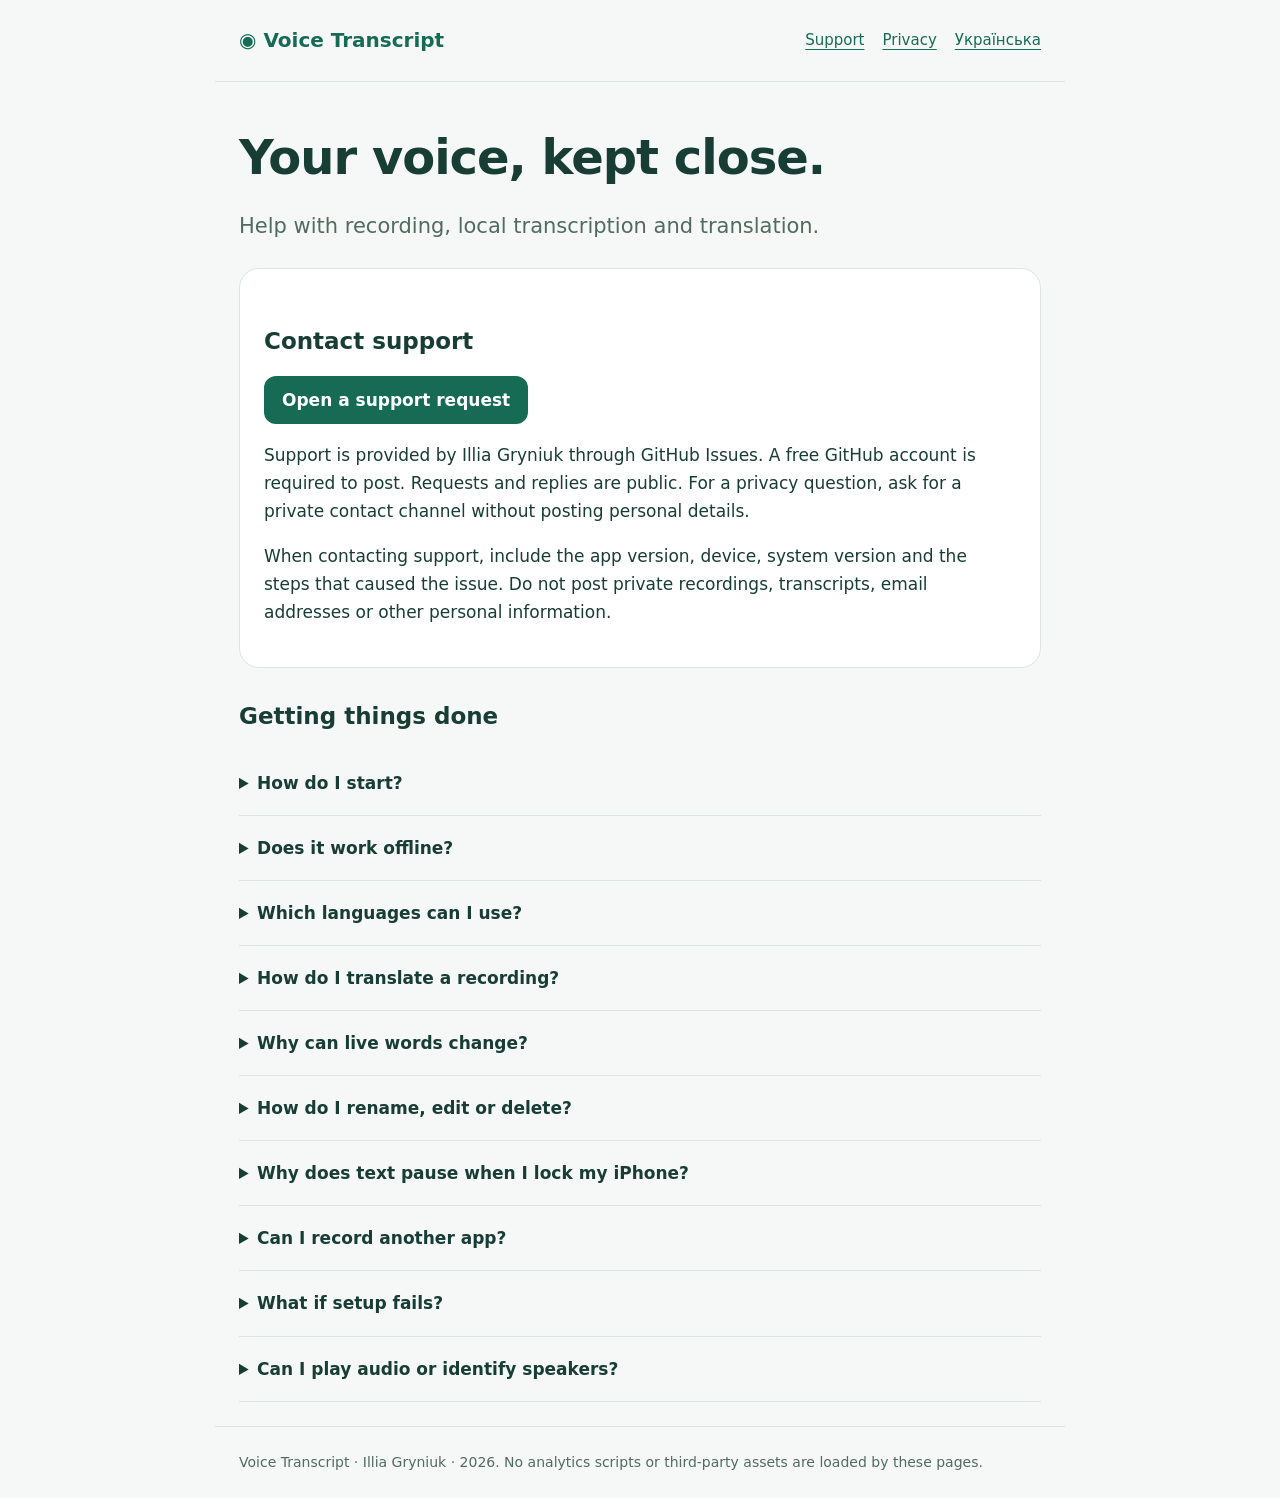
<file: index.html>
<!doctype html>
<html lang="en">
<head>
<meta charset="utf-8">
<meta name="viewport" content="width=device-width,initial-scale=1">
<title>Support · Voice Transcript</title>
<link rel="stylesheet" href="style.css">
</head>
<body>
<header>
<a class="brand" href="index.html">◉ Voice Transcript</a>
<nav aria-label="Main navigation">
<a href="index.html">Support</a>
<a href="privacy.html">Privacy</a>
<a href="index-uk.html" lang="uk">Українська</a>
</nav>
</header>
<main>
<h1>Your voice, kept close.</h1>
<p class="lead">Help with recording, local transcription and translation.</p>
<div class="card">
<h2>Contact support</h2>
<p>
<a class="button" href="https://github.com/illiagryniuk/voice-transcript-support/issues/new/choose">Open a support request</a>
</p>
<p>Support is provided by Illia Gryniuk through GitHub Issues. A free GitHub account is required to post. Requests and replies are public. For a privacy question, ask for a private contact channel without posting personal details.</p>
<p>When contacting support, include the app version, device, system version and the steps that caused the issue. Do not post private recordings, transcripts, email addresses or other personal information.</p>
</div>
<h2>Getting things done</h2>
<details>
<summary>How do I start?</summary>
<p>Tap Record and allow microphone access. Recording works before model setup. To turn audio into text, tap Enable transcription and allow about 650 MB for the model plus extra preparation and recording space.</p>
</details>
<details>
<summary>Does it work offline?</summary>
<p>Yes, after the required resources are installed. Speech recognition uses the local Parakeet model. Translation uses Apple language resources, which may need optional setup. Model and language downloads require internet; your recordings are not sent for processing.</p>
</details>
<details>
<summary>Which languages can I use?</summary>
<p>Speech recognition and the interface support 25 languages, including Ukrainian and English. Open Speech languages in the app for the full list. Translation has a separate language list queried from your operating system; not every speech language has translation support.</p>
</details>
<details>
<summary>How do I translate a recording?</summary>
<p>On iOS 18 or macOS 15 and later, choose From and To. If the app offers Set up translation, install the requested Apple resources. When the pair is Ready offline, enable Live translation before recording or translate a saved transcript.</p>
</details>
<details>
<summary>Why can live words change?</summary>
<p>Live captions and translations are provisional. Short audio windows provide limited context. Stopping the recording runs a final transcription of the complete file. Always review important text.</p>
</details>
<details>
<summary>How do I rename, edit or delete?</summary>
<p>Tap a recording title or its rename control to rename it. Expand the recording to edit, copy or share text. Use Select to choose several recordings or Select All, then confirm deletion. This removes the app copy of audio and its saved text; imported source files remain unchanged.</p>
</details>
<details>
<summary>Why does text pause when I lock my iPhone?</summary>
<p>Live text processing pauses while the app is inactive. Audio can continue recording with permission. Keep the app open for model setup and final transcription. An audio interruption may stop recording and leave the saved audio available for retry.</p>
</details>
<details>
<summary>Can I record another app?</summary>
<p>On iPhone, import a permitted audio/video file or screen recording from Files. iOS may block call or protected-media audio. The separate native Mac app has a Mac audio source; support depends on the released platform and system permission.</p>
</details>
<details>
<summary>What if setup fails?</summary>
<p>Check the connection and available storage, keep the app open, and retry. Recordings can be kept for transcription later.</p>
</details>
<details>
<summary>Can I play audio or identify speakers?</summary>
<p>Audio playback and speaker labels are not included in version 1.0. The app focuses on recording, text transcription, editing and translation.</p>
</details>
</main>
<footer>Voice Transcript · Illia Gryniuk · 2026. No analytics scripts or third-party assets are loaded by these pages.</footer>
</body>
</html>
</file>
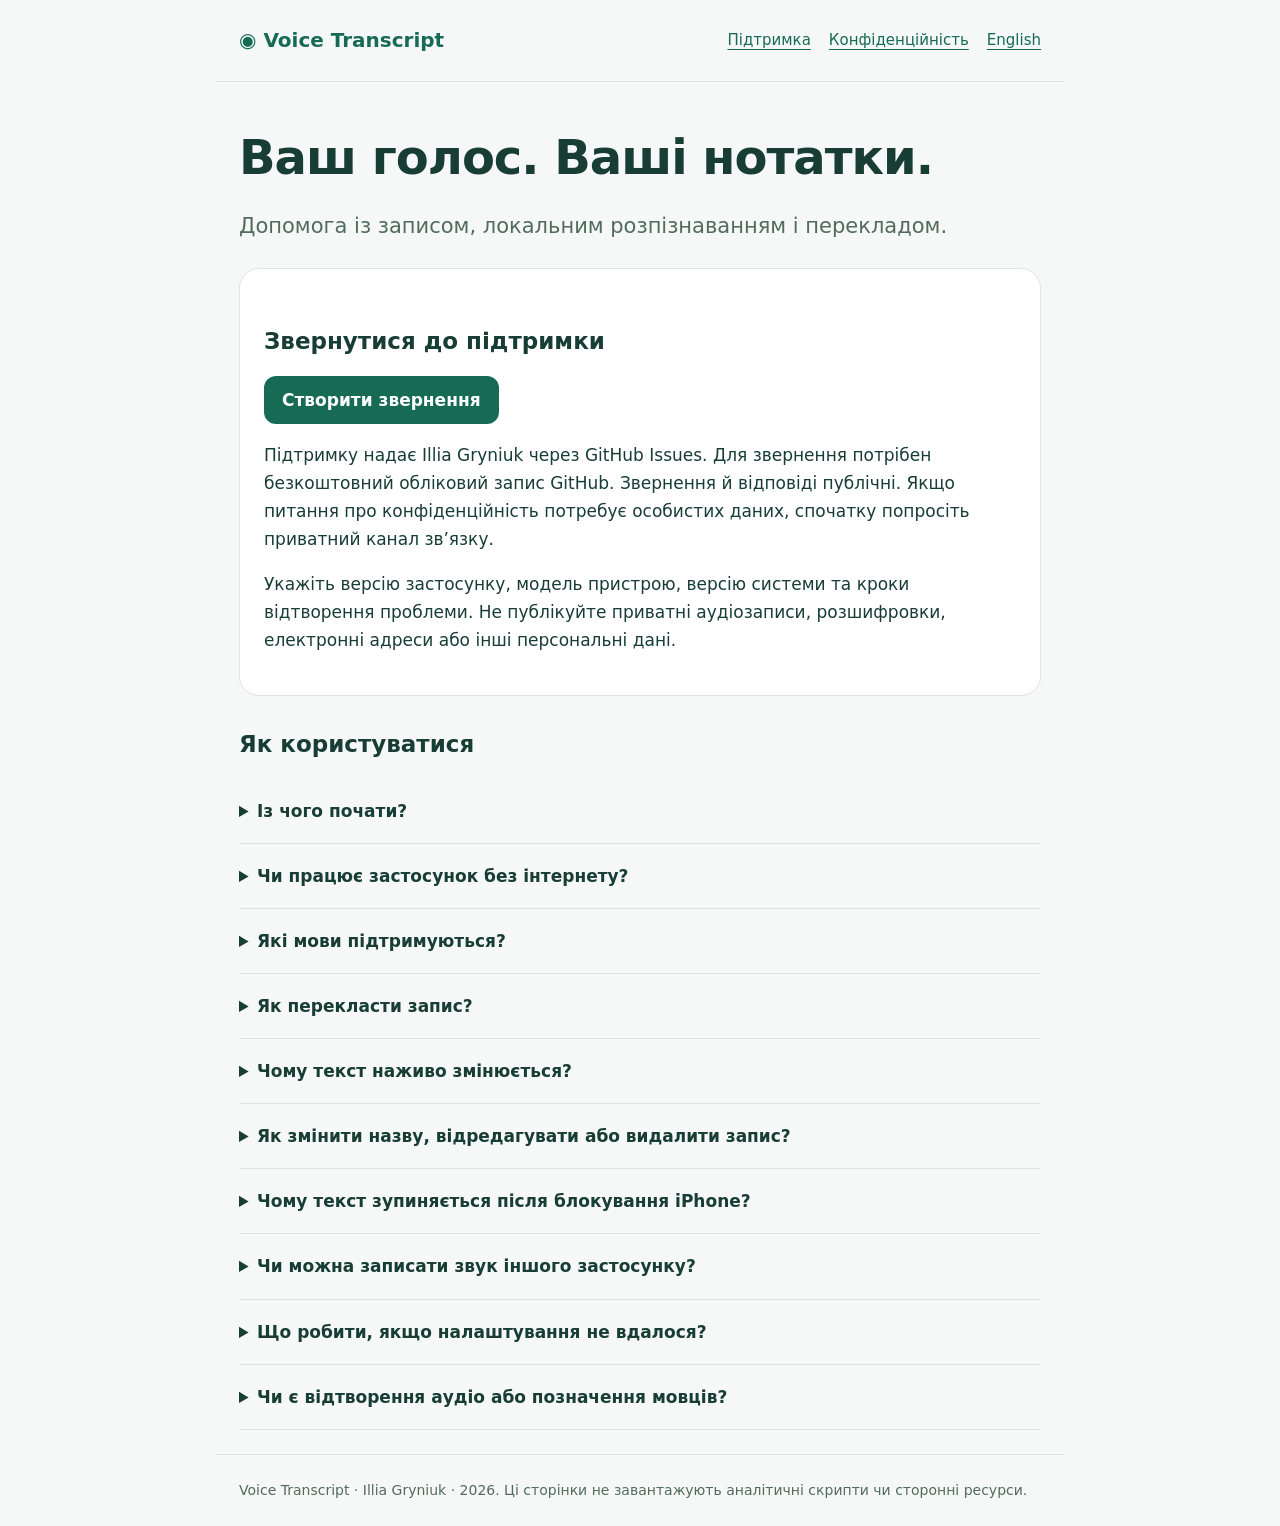
<file: index-uk.html>
<!doctype html>
<html lang="uk">
<head>
<meta charset="utf-8">
<meta name="viewport" content="width=device-width,initial-scale=1">
<meta name="description" content="Підтримка Voice Transcript: запис голосу, розпізнавання та переклад на пристрої.">
<title>Підтримка · Voice Transcript</title>
<link rel="stylesheet" href="style.css">
</head>
<body>
<header><a class="brand" href="index-uk.html">◉ Voice Transcript</a><nav aria-label="Головна навігація"><a href="index-uk.html">Підтримка</a><a href="privacy-uk.html">Конфіденційність</a><a href="index.html" lang="en">English</a></nav></header>
<main>
<h1>Ваш голос. Ваші нотатки.</h1>
<p class="lead">Допомога із записом, локальним розпізнаванням і перекладом.</p>
<div class="card">
<h2>Звернутися до підтримки</h2>
<p><a class="button" href="https://github.com/illiagryniuk/voice-transcript-support/issues/new/choose">Створити звернення</a></p>
<p>Підтримку надає Illia Gryniuk через GitHub Issues. Для звернення потрібен безкоштовний обліковий запис GitHub. Звернення й відповіді публічні. Якщо питання про конфіденційність потребує особистих даних, спочатку попросіть приватний канал зв’язку.</p>
<p>Укажіть версію застосунку, модель пристрою, версію системи та кроки відтворення проблеми. Не публікуйте приватні аудіозаписи, розшифровки, електронні адреси або інші персональні дані.</p>
</div>
<h2>Як користуватися</h2>
<details><summary>Із чого почати?</summary><p>Натисніть «Почати запис» і надайте дозвіл на мікрофон. Запис працює до встановлення моделі. Щоб отримати текст, натисніть «Увімкнути розпізнавання». Для моделі потрібно приблизно 650 МБ та додаткове місце для підготовки й записів.</p></details>
<details><summary>Чи працює застосунок без інтернету?</summary><p>Так, після встановлення потрібних ресурсів. Розпізнавання використовує локальну модель Parakeet, а переклад — мовні ресурси Apple. Їхнє завантаження потребує інтернету. Записи не надсилаються на сервер обробки.</p></details>
<details><summary>Які мови підтримуються?</summary><p>Розпізнавання та інтерфейс підтримують 25 мов, зокрема українську й англійську. Повний список є в розділі «Мови розпізнавання». Перелік мов перекладу залежить від операційної системи та показаний окремо.</p></details>
<details><summary>Як перекласти запис?</summary><p>В iOS 18 або macOS 15 чи новішій виберіть вихідну й цільову мови. За потреби натисніть «Налаштувати переклад» і встановіть ресурси Apple. Коли пара готова офлайн, увімкніть переклад наживо перед записом або перекладіть збережений текст.</p></details>
<details><summary>Чому текст наживо змінюється?</summary><p>Текст і переклад наживо є чернетками. Короткі фрагменти аудіо мають обмежений контекст. Після зупинки застосунок повторно розпізнає весь запис. Перевіряйте важливий текст.</p></details>
<details><summary>Як змінити назву, відредагувати або видалити запис?</summary><p>Скористайтеся дією «Перейменувати». Розгорніть запис, щоб редагувати, копіювати чи поширювати текст. Через «Вибрати» можна позначити кілька записів або всі й підтвердити видалення. Вихідні імпортовані файли залишаються без змін.</p></details>
<details><summary>Чому текст зупиняється після блокування iPhone?</summary><p>Обробка тексту наживо призупиняється, коли застосунок неактивний. Запис аудіо може тривати з наданим дозволом. Тримайте застосунок відкритим під час підготовки моделі та остаточного розпізнавання. Системне переривання може зупинити запис; збережене аудіо можна розпізнати пізніше.</p></details>
<details><summary>Чи можна записати звук іншого застосунку?</summary><p>На iPhone можна імпортувати дозволений аудіо- чи відеофайл або запис екрана з «Файлів». iOS може блокувати звук дзвінків і захищених медіа. Окремий нативний застосунок для Mac має джерело системного аудіо; доступність залежить від версії застосунку та системного дозволу.</p></details>
<details><summary>Що робити, якщо налаштування не вдалося?</summary><p>Перевірте інтернет і вільне місце, тримайте застосунок відкритим і повторіть спробу. Записи можна зберігати для подальшого розпізнавання.</p></details>
<details><summary>Чи є відтворення аудіо або позначення мовців?</summary><p>У версії 1.0 цих функцій немає. Застосунок призначений для запису, розпізнавання, редагування тексту та перекладу.</p></details>
</main>
<footer>Voice Transcript · Illia Gryniuk · 2026. Ці сторінки не завантажують аналітичні скрипти чи сторонні ресурси.</footer>
</body>
</html>
</file>
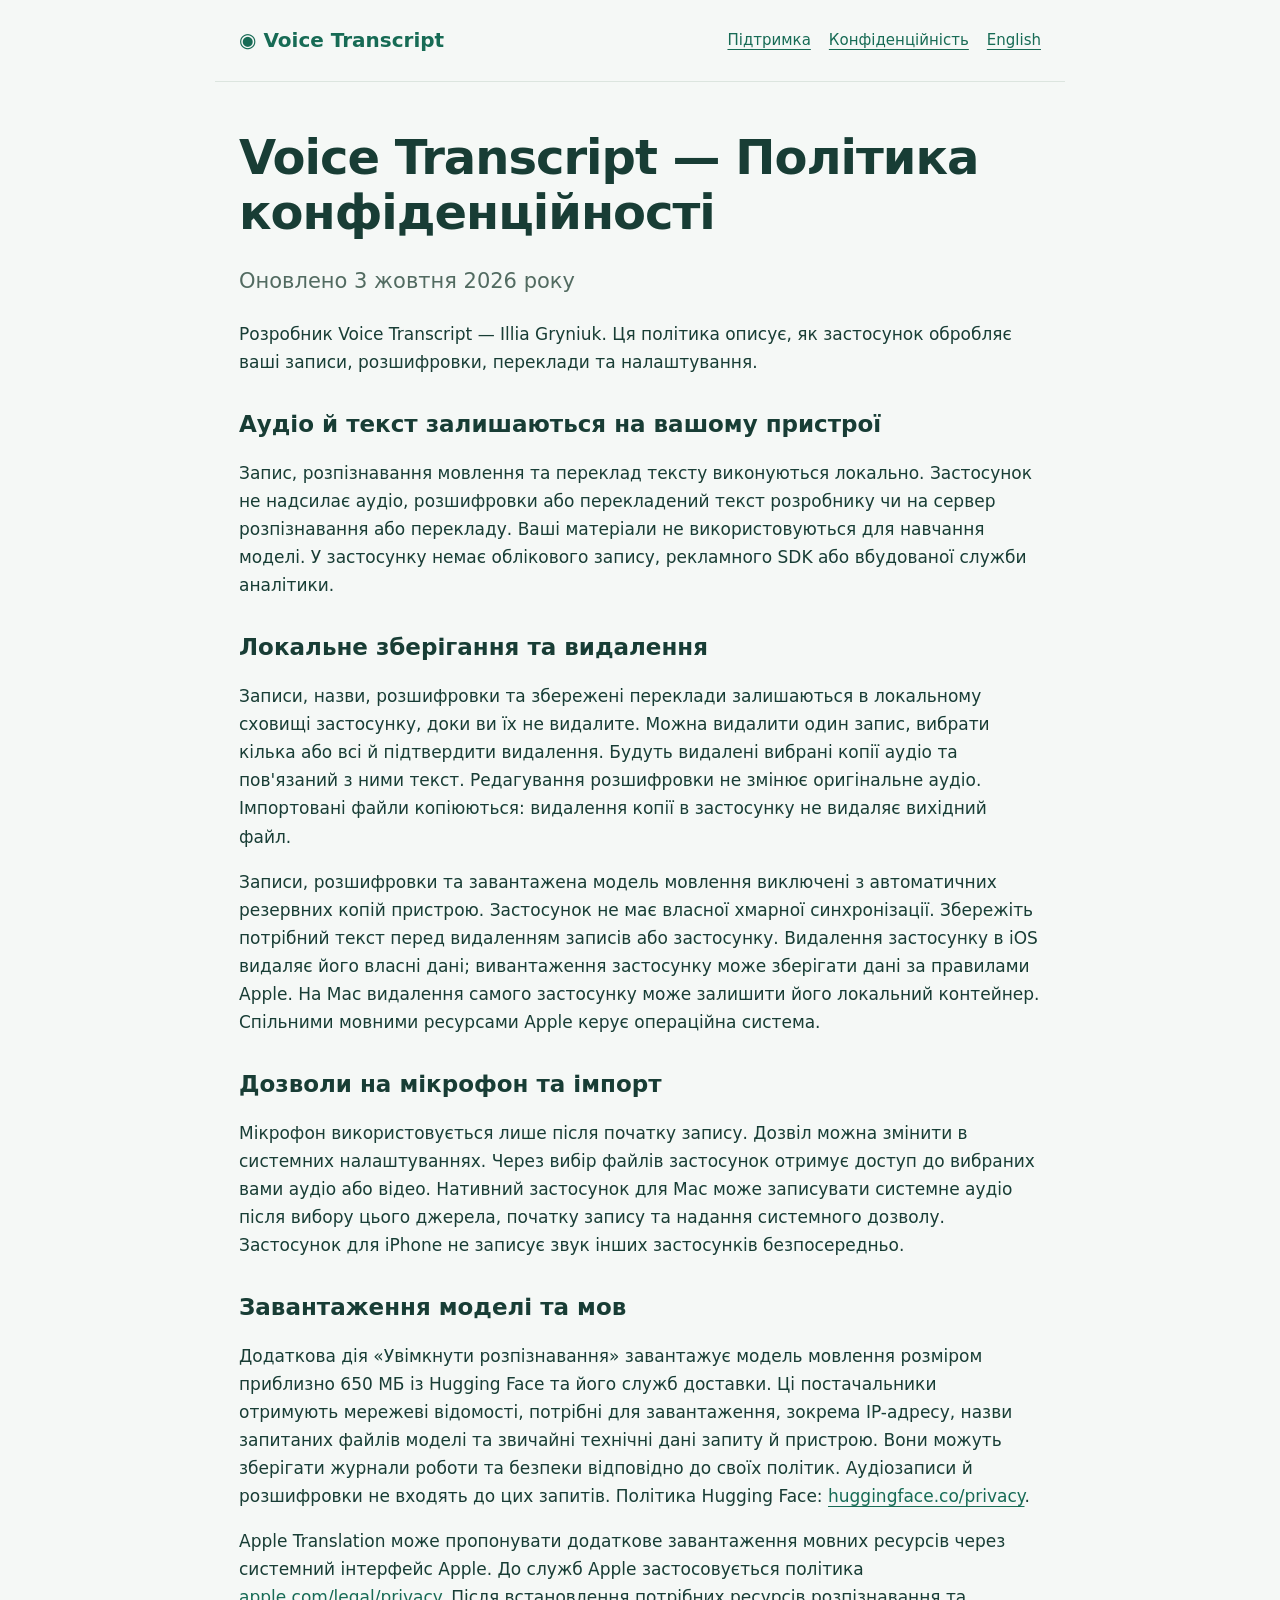
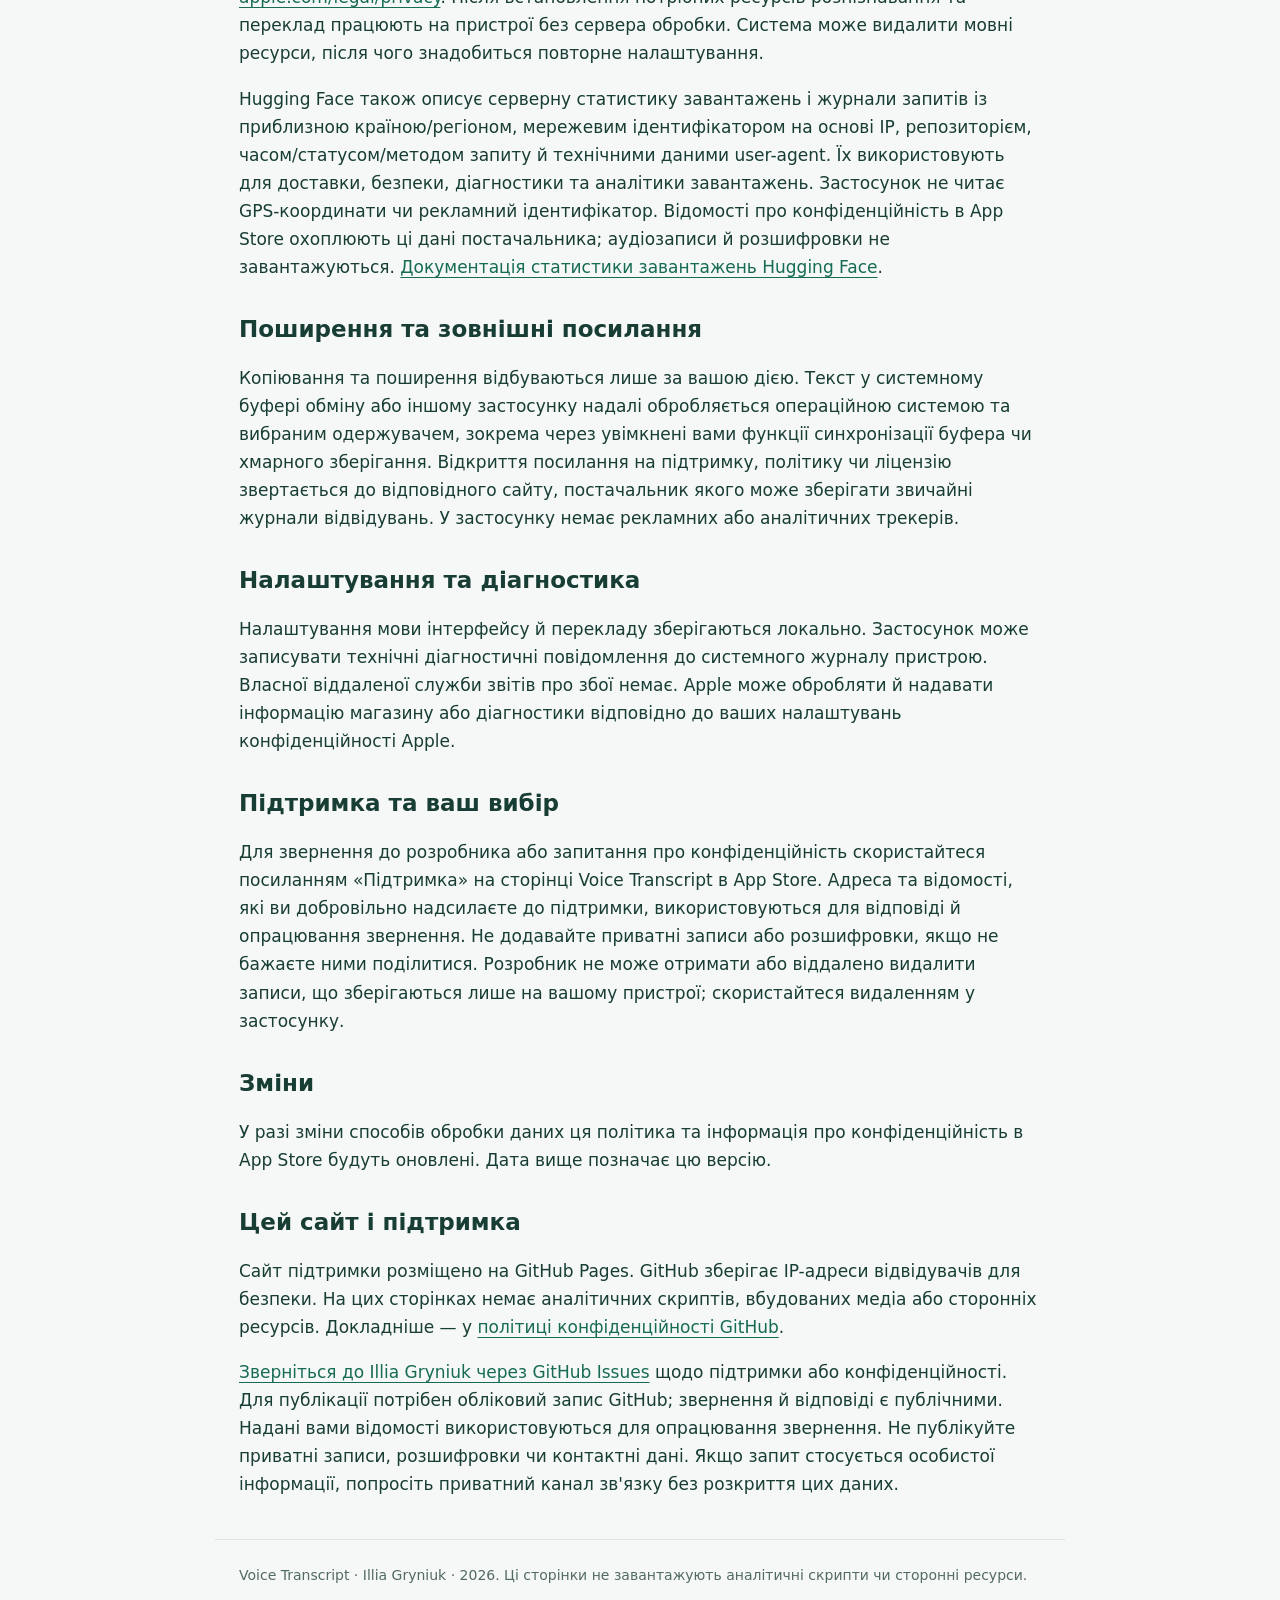
<file: privacy-uk.html>
<!doctype html>
<html lang="uk">
<head>
<meta charset="utf-8">
<meta name="viewport" content="width=device-width,initial-scale=1">
<title>Політика конфіденційності · Voice Transcript</title>
<link rel="stylesheet" href="style.css">
</head>
<body>
<header>
<a class="brand" href="index-uk.html">◉ Voice Transcript</a>
<nav aria-label="Головна навігація">
<a href="index-uk.html">Підтримка</a>
<a href="privacy-uk.html">Конфіденційність</a>
<a href="privacy.html" lang="en">English</a>
</nav>
</header>
<main>
<h1>Voice Transcript — Політика конфіденційності</h1>
<p class="lead">Оновлено 3 жовтня 2026 року</p>
<p>Розробник Voice Transcript — Illia Gryniuk. Ця політика описує, як застосунок обробляє ваші записи, розшифровки, переклади та налаштування.</p>
<h2>Аудіо й текст залишаються на вашому пристрої</h2>
<p>Запис, розпізнавання мовлення та переклад тексту виконуються локально. Застосунок не надсилає аудіо, розшифровки або перекладений текст розробнику чи на сервер розпізнавання або перекладу. Ваші матеріали не використовуються для навчання моделі. У застосунку немає облікового запису, рекламного SDK або вбудованої служби аналітики.</p>
<h2>Локальне зберігання та видалення</h2>
<p>Записи, назви, розшифровки та збережені переклади залишаються в локальному сховищі застосунку, доки ви їх не видалите. Можна видалити один запис, вибрати кілька або всі й підтвердити видалення. Будуть видалені вибрані копії аудіо та пов&#x27;язаний з ними текст. Редагування розшифровки не змінює оригінальне аудіо. Імпортовані файли копіюються: видалення копії в застосунку не видаляє вихідний файл.</p>
<p>Записи, розшифровки та завантажена модель мовлення виключені з автоматичних резервних копій пристрою. Застосунок не має власної хмарної синхронізації. Збережіть потрібний текст перед видаленням записів або застосунку. Видалення застосунку в iOS видаляє його власні дані; вивантаження застосунку може зберігати дані за правилами Apple. На Mac видалення самого застосунку може залишити його локальний контейнер. Спільними мовними ресурсами Apple керує операційна система.</p>
<h2>Дозволи на мікрофон та імпорт</h2>
<p>Мікрофон використовується лише після початку запису. Дозвіл можна змінити в системних налаштуваннях. Через вибір файлів застосунок отримує доступ до вибраних вами аудіо або відео. Нативний застосунок для Mac може записувати системне аудіо після вибору цього джерела, початку запису та надання системного дозволу. Застосунок для iPhone не записує звук інших застосунків безпосередньо.</p>
<h2>Завантаження моделі та мов</h2>
<p>Додаткова дія «Увімкнути розпізнавання» завантажує модель мовлення розміром приблизно 650 МБ із Hugging Face та його служб доставки. Ці постачальники отримують мережеві відомості, потрібні для завантаження, зокрема IP-адресу, назви запитаних файлів моделі та звичайні технічні дані запиту й пристрою. Вони можуть зберігати журнали роботи та безпеки відповідно до своїх політик. Аудіозаписи й розшифровки не входять до цих запитів. Політика Hugging Face: <a href="https://huggingface.co/privacy">huggingface.co/privacy</a>.</p>
<p>Apple Translation може пропонувати додаткове завантаження мовних ресурсів через системний інтерфейс Apple. До служб Apple застосовується політика <a href="https://www.apple.com/legal/privacy/">apple.com/legal/privacy</a>. Після встановлення потрібних ресурсів розпізнавання та переклад працюють на пристрої без сервера обробки. Система може видалити мовні ресурси, після чого знадобиться повторне налаштування.</p>
<p>Hugging Face також описує серверну статистику завантажень і журнали запитів із приблизною країною/регіоном, мережевим ідентифікатором на основі IP, репозиторієм, часом/статусом/методом запиту й технічними даними user-agent. Їх використовують для доставки, безпеки, діагностики та аналітики завантажень. Застосунок не читає GPS-координати чи рекламний ідентифікатор. Відомості про конфіденційність в App Store охоплюють ці дані постачальника; аудіозаписи й розшифровки не завантажуються. <a href="https://huggingface.co/docs/hub/publisher-analytics">Документація статистики завантажень Hugging Face</a>.</p>
<h2>Поширення та зовнішні посилання</h2>
<p>Копіювання та поширення відбуваються лише за вашою дією. Текст у системному буфері обміну або іншому застосунку надалі обробляється операційною системою та вибраним одержувачем, зокрема через увімкнені вами функції синхронізації буфера чи хмарного зберігання. Відкриття посилання на підтримку, політику чи ліцензію звертається до відповідного сайту, постачальник якого може зберігати звичайні журнали відвідувань. У застосунку немає рекламних або аналітичних трекерів.</p>
<h2>Налаштування та діагностика</h2>
<p>Налаштування мови інтерфейсу й перекладу зберігаються локально. Застосунок може записувати технічні діагностичні повідомлення до системного журналу пристрою. Власної віддаленої служби звітів про збої немає. Apple може обробляти й надавати інформацію магазину або діагностики відповідно до ваших налаштувань конфіденційності Apple.</p>
<h2>Підтримка та ваш вибір</h2>
<p>Для звернення до розробника або запитання про конфіденційність скористайтеся посиланням «Підтримка» на сторінці Voice Transcript в App Store. Адреса та відомості, які ви добровільно надсилаєте до підтримки, використовуються для відповіді й опрацювання звернення. Не додавайте приватні записи або розшифровки, якщо не бажаєте ними поділитися. Розробник не може отримати або віддалено видалити записи, що зберігаються лише на вашому пристрої; скористайтеся видаленням у застосунку.</p>
<h2>Зміни</h2>
<p>У разі зміни способів обробки даних ця політика та інформація про конфіденційність в App Store будуть оновлені. Дата вище позначає цю версію.</p>
<h2>Цей сайт і підтримка</h2>
<p>Сайт підтримки розміщено на GitHub Pages. GitHub зберігає IP-адреси відвідувачів для безпеки. На цих сторінках немає аналітичних скриптів, вбудованих медіа або сторонніх ресурсів. Докладніше — у <a href="https://docs.github.com/en/site-policy/privacy-policies/github-general-privacy-statement">політиці конфіденційності GitHub</a>.</p>
<p>
<a href="https://github.com/illiagryniuk/voice-transcript-support/issues/new/choose">Зверніться до Illia Gryniuk через GitHub Issues</a> щодо підтримки або конфіденційності. Для публікації потрібен обліковий запис GitHub; звернення й відповіді є публічними. Надані вами відомості використовуються для опрацювання звернення. Не публікуйте приватні записи, розшифровки чи контактні дані. Якщо запит стосується особистої інформації, попросіть приватний канал зв'язку без розкриття цих даних.</p>
</main>
<footer>Voice Transcript · Illia Gryniuk · 2026. Ці сторінки не завантажують аналітичні скрипти чи сторонні ресурси.</footer>
</body>
</html>
</file>
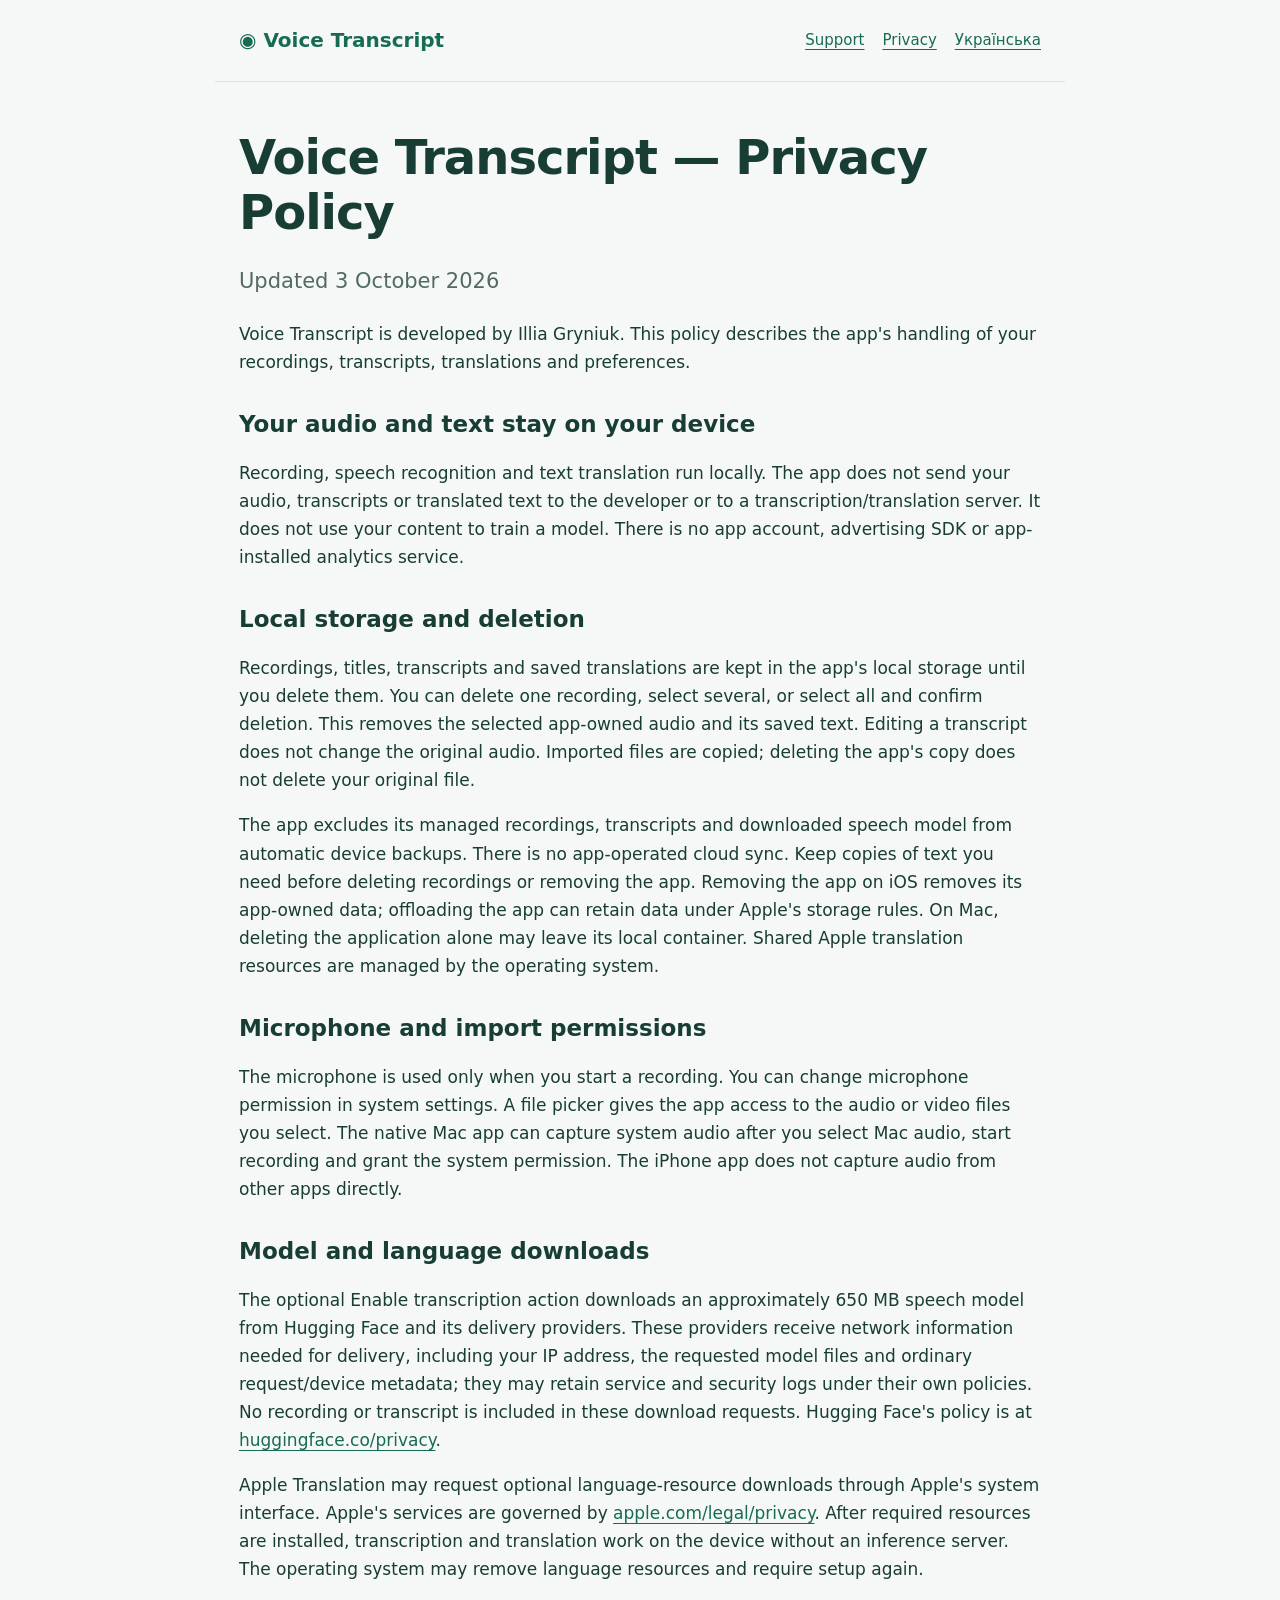
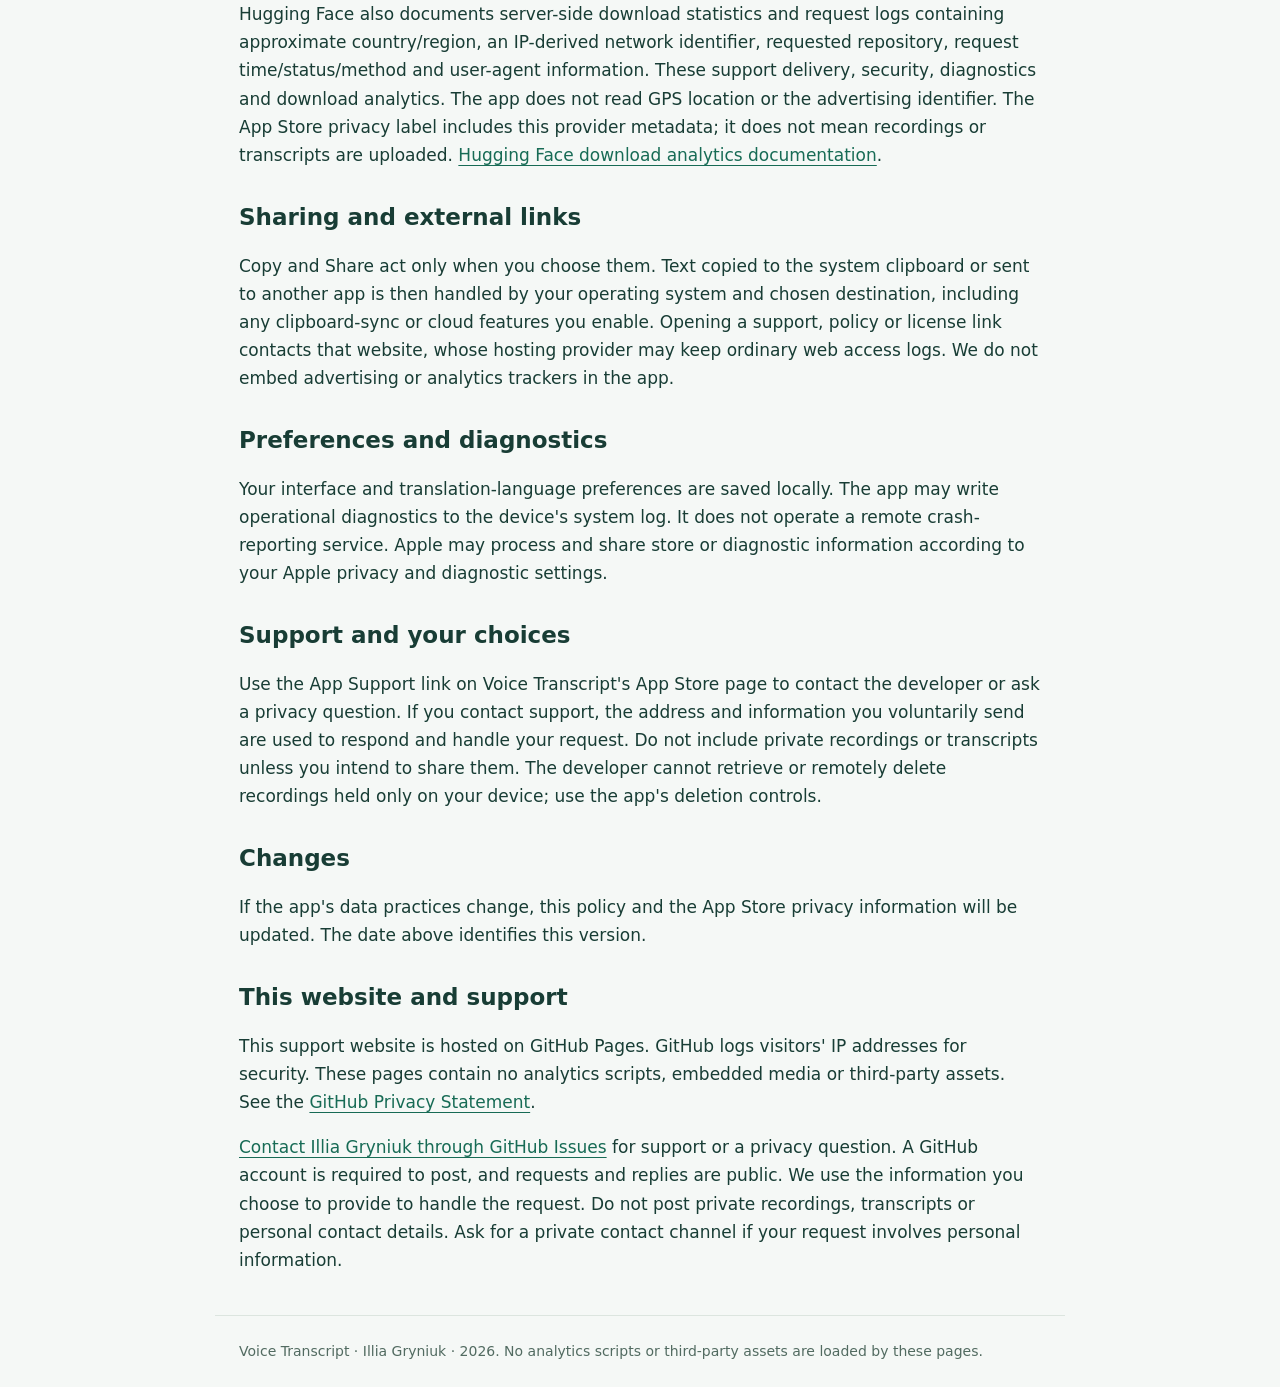
<file: privacy.html>
<!doctype html>
<html lang="en">
<head>
<meta charset="utf-8">
<meta name="viewport" content="width=device-width,initial-scale=1">
<title>Privacy policy · Voice Transcript</title>
<link rel="stylesheet" href="style.css">
</head>
<body>
<header>
<a class="brand" href="index.html">◉ Voice Transcript</a>
<nav aria-label="Main navigation">
<a href="index.html">Support</a>
<a href="privacy.html">Privacy</a>
<a href="index-uk.html" lang="uk">Українська</a>
</nav>
</header>
<main>
<h1>Voice Transcript — Privacy Policy</h1>
<p class="lead">Updated 3 October 2026</p>
<p>Voice Transcript is developed by Illia Gryniuk. This policy describes the app&#x27;s handling of your recordings, transcripts, translations and preferences.</p>
<h2>Your audio and text stay on your device</h2>
<p>Recording, speech recognition and text translation run locally. The app does not send your audio, transcripts or translated text to the developer or to a transcription/translation server. It does not use your content to train a model. There is no app account, advertising SDK or app-installed analytics service.</p>
<h2>Local storage and deletion</h2>
<p>Recordings, titles, transcripts and saved translations are kept in the app&#x27;s local storage until you delete them. You can delete one recording, select several, or select all and confirm deletion. This removes the selected app-owned audio and its saved text. Editing a transcript does not change the original audio. Imported files are copied; deleting the app&#x27;s copy does not delete your original file.</p>
<p>The app excludes its managed recordings, transcripts and downloaded speech model from automatic device backups. There is no app-operated cloud sync. Keep copies of text you need before deleting recordings or removing the app. Removing the app on iOS removes its app-owned data; offloading the app can retain data under Apple&#x27;s storage rules. On Mac, deleting the application alone may leave its local container. Shared Apple translation resources are managed by the operating system.</p>
<h2>Microphone and import permissions</h2>
<p>The microphone is used only when you start a recording. You can change microphone permission in system settings. A file picker gives the app access to the audio or video files you select. The native Mac app can capture system audio after you select Mac audio, start recording and grant the system permission. The iPhone app does not capture audio from other apps directly.</p>
<h2>Model and language downloads</h2>
<p>The optional Enable transcription action downloads an approximately 650 MB speech model from Hugging Face and its delivery providers. These providers receive network information needed for delivery, including your IP address, the requested model files and ordinary request/device metadata; they may retain service and security logs under their own policies. No recording or transcript is included in these download requests. Hugging Face&#x27;s policy is at <a href="https://huggingface.co/privacy">huggingface.co/privacy</a>.</p>
<p>Apple Translation may request optional language-resource downloads through Apple&#x27;s system interface. Apple&#x27;s services are governed by <a href="https://www.apple.com/legal/privacy/">apple.com/legal/privacy</a>. After required resources are installed, transcription and translation work on the device without an inference server. The operating system may remove language resources and require setup again.</p>
<p>Hugging Face also documents server-side download statistics and request logs containing approximate country/region, an IP-derived network identifier, requested repository, request time/status/method and user-agent information. These support delivery, security, diagnostics and download analytics. The app does not read GPS location or the advertising identifier. The App Store privacy label includes this provider metadata; it does not mean recordings or transcripts are uploaded. <a href="https://huggingface.co/docs/hub/publisher-analytics">Hugging Face download analytics documentation</a>.</p>
<h2>Sharing and external links</h2>
<p>Copy and Share act only when you choose them. Text copied to the system clipboard or sent to another app is then handled by your operating system and chosen destination, including any clipboard-sync or cloud features you enable. Opening a support, policy or license link contacts that website, whose hosting provider may keep ordinary web access logs. We do not embed advertising or analytics trackers in the app.</p>
<h2>Preferences and diagnostics</h2>
<p>Your interface and translation-language preferences are saved locally. The app may write operational diagnostics to the device&#x27;s system log. It does not operate a remote crash-reporting service. Apple may process and share store or diagnostic information according to your Apple privacy and diagnostic settings.</p>
<h2>Support and your choices</h2>
<p>Use the App Support link on Voice Transcript&#x27;s App Store page to contact the developer or ask a privacy question. If you contact support, the address and information you voluntarily send are used to respond and handle your request. Do not include private recordings or transcripts unless you intend to share them. The developer cannot retrieve or remotely delete recordings held only on your device; use the app&#x27;s deletion controls.</p>
<h2>Changes</h2>
<p>If the app&#x27;s data practices change, this policy and the App Store privacy information will be updated. The date above identifies this version.</p>
<h2>This website and support</h2>
<p>This support website is hosted on GitHub Pages. GitHub logs visitors' IP addresses for security. These pages contain no analytics scripts, embedded media or third-party assets. See the <a href="https://docs.github.com/en/site-policy/privacy-policies/github-general-privacy-statement">GitHub Privacy Statement</a>.</p>
<p>
<a href="https://github.com/illiagryniuk/voice-transcript-support/issues/new/choose">Contact Illia Gryniuk through GitHub Issues</a> for support or a privacy question. A GitHub account is required to post, and requests and replies are public. We use the information you choose to provide to handle the request. Do not post private recordings, transcripts or personal contact details. Ask for a private contact channel if your request involves personal information.</p>
</main>
<footer>Voice Transcript · Illia Gryniuk · 2026. No analytics scripts or third-party assets are loaded by these pages.</footer>
</body>
</html>
</file>
<file: style.css>
*{box-sizing:border-box}body{margin:0;color:#183d35;background:#f5f8f6;font:17px/1.65 system-ui,-apple-system,sans-serif}header,main,footer{max-width:850px;margin:auto;padding:24px}header{display:flex;justify-content:space-between;align-items:center;border-bottom:1px solid #dce5df}a{color:#176b55;text-underline-offset:4px}nav{display:flex;gap:18px;flex-wrap:wrap}.brand{text-decoration:none;font-weight:750;font-size:20px}h1{font-size:clamp(32px,5vw,48px);line-height:1.15;letter-spacing:-1px;margin:24px 0}h2{font-size:23px;line-height:1.3;margin-top:34px}.lead{font-size:21px;color:#526b61}.card{background:white;padding:24px;border:1px solid #dce5df;border-radius:20px;margin:24px 0}footer{border-top:1px solid #dce5df;color:#526b61;font-size:14px}p,li{overflow-wrap:anywhere}details{border-bottom:1px solid #dce5df;padding:18px 0}summary{font-weight:650;cursor:pointer}strong{font-weight:700}@media(max-width:500px){header{align-items:flex-start;flex-direction:column;gap:12px}header,main,footer{padding:20px}.card{padding:20px}}
.button{display:inline-block;padding:10px 18px;border-radius:12px;background:#176b55;color:white;font-weight:650;text-decoration:none}.button:hover{background:#105340}a:focus-visible,summary:focus-visible{outline:3px solid #237f67;outline-offset:4px}nav{font-size:15px}header{gap:20px;flex-wrap:wrap}.brand{white-space:nowrap}
</file>
